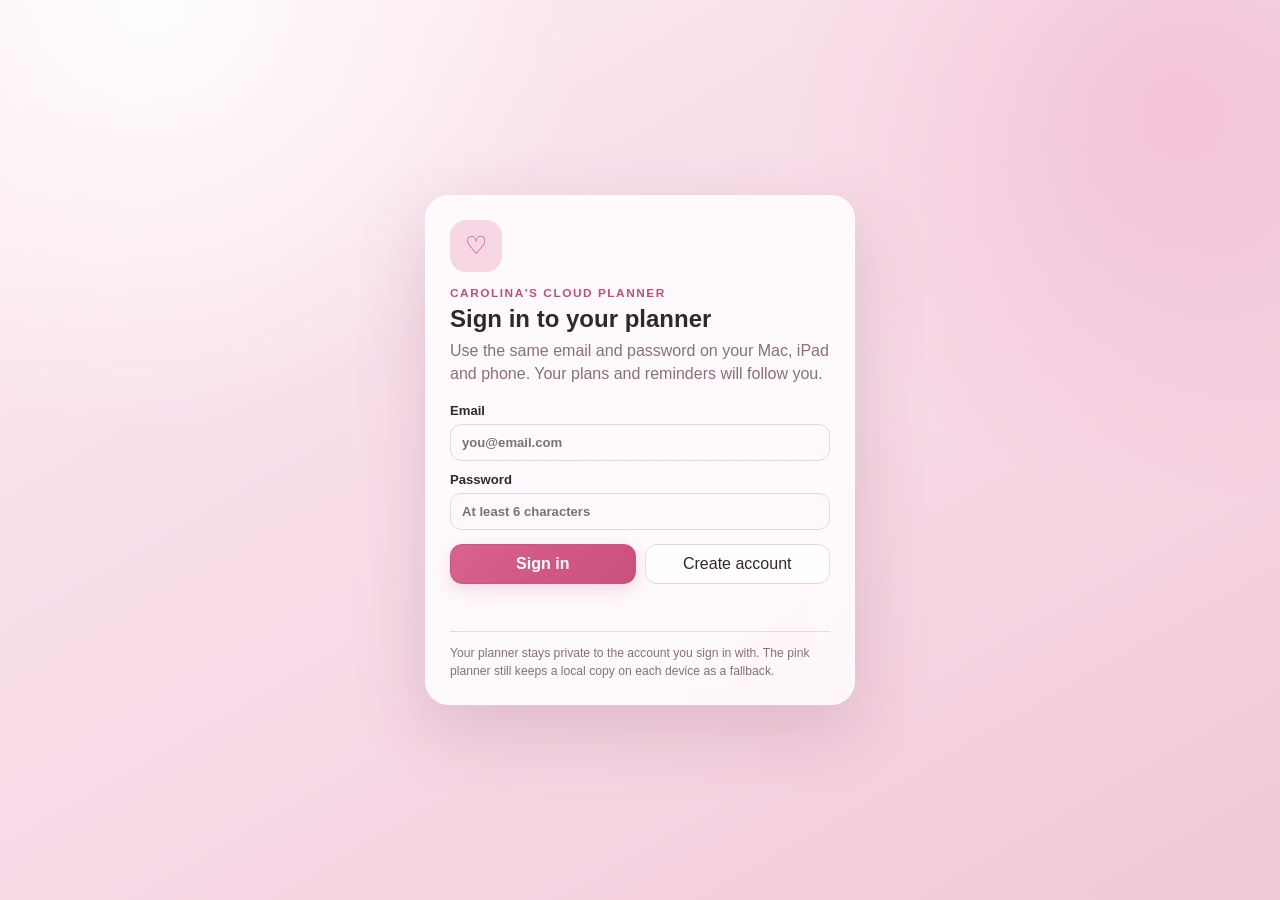
<file: index.html>
<!DOCTYPE html>
<html lang="en">
<head>
  <meta charset="UTF-8" />
  <meta name="viewport" content="width=device-width, initial-scale=1.0, viewport-fit=cover" />
  <meta name="theme-color" content="#f6d5e2" />
  <meta name="apple-mobile-web-app-capable" content="yes" />
  <meta name="apple-mobile-web-app-status-bar-style" content="default" />
  <meta name="apple-mobile-web-app-title" content="Teacher Planner" />
  <title>Carolina's Pink Teacher Planner</title>
  <style>

:root {
  --bg: #f8f6f1;
  --panel: #ffffff;
  --text: #202124;
  --muted: #747474;
  --line: #e6e1d8;
  --accent: #da6d95;
  --accent-soft: #f9e7ee;
  --blue: #dbeaf8;
  --green: #dcefd8;
  --orange: #fae1c1;
  --red: #f5d5d5;
  --red-strong: #b73535;
  --cream: #f7ead9;
  --shadow: 0 8px 24px rgba(0,0,0,.06);
}

* { box-sizing: border-box; }
html { background: var(--bg); }
body {
  margin: 0;
  color: var(--text);
  background: var(--bg);
  font-family: -apple-system, BlinkMacSystemFont, "Segoe UI", Roboto, Helvetica, Arial, sans-serif;
}

button, input, textarea, select { font: inherit; }
button { cursor: pointer; }
.hidden { display: none !important; }

.app-shell {
  width: min(1180px, 100%);
  margin: 0 auto;
  padding: 24px 20px 64px;
}

.topbar {
  display: flex;
  gap: 18px;
  justify-content: space-between;
  align-items: flex-start;
  margin-bottom: 18px;
}

h1, h2, h3, p { margin-top: 0; }
h1 { margin-bottom: 5px; font-size: clamp(1.65rem, 4vw, 2.35rem); }
h2 { margin-bottom: 4px; }
h3 { margin-bottom: 5px; }
.eyebrow {
  margin-bottom: 5px;
  font-size: .74rem;
  font-weight: 800;
  letter-spacing: .13em;
  color: var(--accent);
}
.subtitle, .muted { color: var(--muted); }

.top-actions, .dialog-actions, .backup-actions, .summary-footer {
  display: flex;
  gap: 10px;
  align-items: center;
  flex-wrap: wrap;
}

.view-tabs {
  display: flex;
  gap: 8px;
  background: var(--panel);
  padding: 6px;
  border: 1px solid var(--line);
  border-radius: 16px;
  box-shadow: var(--shadow);
  margin-bottom: 18px;
  overflow-x: auto;
}
.tab {
  border: 0;
  background: transparent;
  padding: 10px 16px;
  border-radius: 12px;
  white-space: nowrap;
}
.tab.active {
  background: var(--accent);
  color: white;
  font-weight: 700;
}

.toolbar {
  display: grid;
  grid-template-columns: auto 1fr auto;
  align-items: center;
  gap: 14px;
  margin-bottom: 14px;
}
.period-title-wrap { text-align: center; }
.period-title-wrap p { margin-bottom: 0; color: var(--muted); font-size: .9rem; }

.icon-btn, .secondary-btn, .primary-btn, .file-btn {
  border: 1px solid var(--line);
  border-radius: 12px;
  padding: 10px 14px;
  background: var(--panel);
  color: var(--text);
}
.icon-btn { min-width: 42px; }
.primary-btn {
  border-color: var(--accent);
  background: var(--accent);
  color: white;
  font-weight: 700;
}
.secondary-btn:hover, .icon-btn:hover, .file-btn:hover { background: #f2eee7; }
.danger { color: #a43f3f; }

.month-weekdays, .month-grid {
  display: grid;
  grid-template-columns: repeat(7, 1fr);
  gap: 7px;
}
.month-weekdays {
  color: var(--muted);
  font-size: .8rem;
  text-align: center;
  padding-bottom: 6px;
}
.day-cell {
  min-height: 146px;
  background: var(--panel);
  border: 1px solid var(--line);
  border-radius: 15px;
  padding: 9px;
  text-align: left;
  overflow: hidden;
}
.day-cell.outside { opacity: .38; }
.day-cell.today { outline: 2px solid var(--accent); }
.day-number {
  display: flex;
  justify-content: space-between;
  align-items: center;
  font-weight: 800;
  margin-bottom: 7px;
}
.day-count {
  color: var(--muted);
  font-size: .7rem;
  font-weight: 500;
}
.class-chip {
  display: block;
  width: 100%;
  border: 0;
  border-radius: 8px;
  margin: 4px 0;
  padding: 5px 6px;
  font-size: .74rem;
  text-align: left;
  overflow: hidden;
  white-space: nowrap;
  text-overflow: ellipsis;
}
.grade-1 { background: var(--red); }
.grade-2 { background: var(--green); }
.grade-3 { background: var(--orange); }
.grade-4 { background: var(--blue); }
.admin { background: #ece9e2; color: #6d6a63; }
.assessment-chip {
  background: #f7d1d1 !important;
  color: #8e2525 !important;
  border: 2px solid #c64040 !important;
  font-weight: 800;
}
.done-chip { opacity: .58; text-decoration: line-through; }
.reminder-chip {
  margin-top: 6px;
  background: #fff0c9;
  color: #745a19;
  font-weight: 700;
}

.week-grid {
  display: grid;
  grid-template-columns: repeat(5, minmax(0, 1fr));
  gap: 12px;
}
.week-day {
  background: var(--panel);
  border: 1px solid var(--line);
  border-radius: 16px;
  padding: 12px;
  min-height: 460px;
}
.week-day.today { outline: 2px solid var(--accent); }
.week-day-header {
  margin-bottom: 10px;
  border-bottom: 1px solid var(--line);
  padding-bottom: 10px;
}
.week-day-top {
  display: flex;
  justify-content: space-between;
  gap: 8px;
  align-items: flex-start;
}
.week-day-header strong { display: block; }
.week-day-header span { color: var(--muted); font-size: .85rem; }

.reminder-add {
  border: 1px solid #ead89d;
  background: #fff8df;
  color: #6d571a;
  border-radius: 10px;
  padding: 6px 8px;
  font-size: .72rem;
  font-weight: 700;
}
.reminder-list {
  display: grid;
  gap: 5px;
  margin-top: 8px;
}
.reminder-row {
  display: grid;
  grid-template-columns: auto 1fr auto;
  gap: 7px;
  align-items: start;
  background: #fff8df;
  border: 1px solid #eee0ad;
  border-radius: 9px;
  padding: 6px 7px;
  font-size: .75rem;
}
.reminder-row.done { opacity: .55; }
.reminder-row.done .reminder-text { text-decoration: line-through; }
.reminder-delete {
  border: 0;
  background: transparent;
  color: #9c4545;
  padding: 0;
  font-size: .8rem;
}

.week-item {
  width: 100%;
  border: 1px solid var(--line);
  border-radius: 12px;
  padding: 9px;
  margin-bottom: 8px;
  background: var(--bg);
  text-align: left;
  position: relative;
}
.week-item.test-item {
  border: 2px solid #c64040;
  background: #fff5f5;
}
.week-item .time { font-size: .75rem; color: var(--muted); margin-bottom: 3px; }
.week-item .name { font-weight: 750; }
.week-item .mini-title {
  margin-top: 5px;
  font-size: .78rem;
  color: var(--muted);
}
.test-mini-badge {
  display: inline-block;
  margin-bottom: 5px;
  border-radius: 999px;
  background: var(--red-strong);
  color: white;
  font-size: .65rem;
  padding: 3px 7px;
  font-weight: 800;
  letter-spacing: .04em;
}
.status-pill {
  display: inline-block;
  margin-top: 7px;
  padding: 3px 7px;
  border-radius: 999px;
  font-size: .68rem;
  font-weight: 700;
  background: #ece9e2;
}
.status-ready { background: #e6f3df; }
.status-done { background: #e1ebf8; }
.status-continue { background: #fff0c9; }
.status-assessment { background: #f8d7d7; }

.planning-header {
  display: flex;
  gap: 12px;
  justify-content: space-between;
  align-items: start;
  margin-bottom: 12px;
}
.progress-chip {
  background: var(--accent-soft);
  color: #8b3d5a;
  border-radius: 999px;
  padding: 7px 11px;
  white-space: nowrap;
  font-size: .8rem;
  font-weight: 700;
}
.planning-list { display: grid; gap: 10px; }
.plan-row {
  display: grid;
  grid-template-columns: 115px 1fr auto;
  gap: 12px;
  align-items: center;
  background: var(--panel);
  border: 1px solid var(--line);
  border-radius: 14px;
  padding: 11px 12px;
}
.plan-row.test-row { border: 2px solid #c64040; background: #fff8f8; }
.plan-date { color: var(--muted); font-size: .82rem; }
.plan-course { font-weight: 750; }
.plan-meta { color: var(--muted); font-size: .78rem; margin-top: 3px; }

dialog {
  width: min(760px, calc(100% - 24px));
  border: 0;
  border-radius: 20px;
  padding: 0;
  background: var(--panel);
  color: var(--text);
  box-shadow: 0 24px 80px rgba(0,0,0,.2);
}
dialog::backdrop { background: rgba(20,20,20,.42); }
.lesson-form, .backup-panel, .summary-panel, .reminder-form { padding: 20px; }
.dialog-head {
  display: flex;
  gap: 14px;
  justify-content: space-between;
  align-items: flex-start;
  margin-bottom: 18px;
}
.form-grid { display: grid; gap: 12px; }
.form-grid.two { grid-template-columns: 1fr 1fr; }
label {
  display: block;
  font-size: .82rem;
  font-weight: 700;
  margin-bottom: 12px;
}
input, textarea, select {
  width: 100%;
  margin-top: 6px;
  border: 1px solid var(--line);
  border-radius: 11px;
  padding: 10px 11px;
  background: #fffdfa;
  color: var(--text);
}
textarea { resize: vertical; }
.action-spacer { flex: 1; }
.file-btn { display: inline-flex; align-items: center; }
.file-btn input { display: none; }

.test-toggle {
  display: flex;
  gap: 10px;
  align-items: flex-start;
  border: 1px solid #efb7b7;
  background: #fff5f5;
  border-radius: 13px;
  padding: 11px;
}
.test-toggle input { width: auto; margin-top: 2px; }
.test-toggle span { display: block; }
.test-toggle small { display: block; color: #8a5b5b; margin-top: 2px; font-weight: 500; }

.summary-topline {
  display: flex;
  gap: 8px;
  align-items: center;
  flex-wrap: wrap;
}
.test-badge {
  background: var(--red-strong);
  color: white;
  padding: 4px 8px;
  border-radius: 999px;
  font-size: .68rem;
  font-weight: 800;
  letter-spacing: .04em;
}
.summary-list {
  display: grid;
  gap: 10px;
  margin-bottom: 16px;
}
.summary-item {
  border: 1px solid var(--line);
  border-radius: 12px;
  padding: 11px 12px;
  background: #fffdfa;
}
.summary-item p {
  margin: 4px 0 0;
  white-space: pre-wrap;
  line-height: 1.45;
}
.summary-label {
  color: var(--accent);
  font-weight: 800;
  font-size: .76rem;
  text-transform: uppercase;
  letter-spacing: .06em;
}

.quick-reminders {
  display: flex;
  gap: 7px;
  flex-wrap: wrap;
  margin: -2px 0 16px;
}
.quick-reminder {
  border: 1px solid #ead89d;
  background: #fff8df;
  color: #6d571a;
  border-radius: 999px;
  padding: 6px 10px;
  font-size: .75rem;
  font-weight: 700;
}

@media (max-width: 820px) {
  .app-shell { padding: 18px 12px 50px; }
  .week-grid { grid-template-columns: 1fr; }
  .week-day { min-height: unset; }
  .month-grid, .month-weekdays { gap: 4px; }
  .day-cell { min-height: 108px; padding: 6px; border-radius: 11px; }
  .class-chip { font-size: .65rem; padding: 4px; }
  .day-count { display: none; }
}

@media (max-width: 560px) {
  .topbar { flex-direction: column; }
  .top-actions { width: 100%; }
  .top-actions button { flex: 1; }
  .month-weekdays { font-size: .68rem; }
  .day-cell { min-height: 84px; }
  .class-chip { font-size: .58rem; margin: 3px 0; }
  .form-grid.two { grid-template-columns: 1fr; }
  .plan-row { grid-template-columns: 1fr auto; }
  .plan-date { grid-column: 1 / -1; }
  .dialog-actions { align-items: stretch; }
  .dialog-actions button { width: 100%; }
  .action-spacer { display: none; }
  .summary-footer { align-items: stretch; }
  .summary-footer button { width: 100%; }
}

@media (max-width: 410px) {
  .day-cell { min-height: 76px; }
  .class-chip { font-size: .54rem; padding: 3px; }
}


/* ===== CAROLINA PINK EDITION · responsive Mac / iPad / iPhone ===== */
:root {
  --bg: #fbeaf1;
  --panel: rgba(255, 255, 255, .92);
  --text: #33262c;
  --muted: #8a6e79;
  --line: #efd5df;
  --accent: #d85f8d;
  --accent-soft: #f9dce7;
  --blue: #e7eefb;
  --green: #e7f3e8;
  --orange: #fbe8d4;
  --red: #f8dfe5;
  --red-strong: #b52e4f;
  --cream: #fbf0e7;
  --shadow: 0 10px 30px rgba(120, 64, 85, .10);
}

html {
  background: #f7dbe6;
}

body {
  min-height: 100vh;
  background:
    radial-gradient(circle at 8% 0%, rgba(255,255,255,.88), transparent 30%),
    radial-gradient(circle at 94% 12%, rgba(242,184,207,.45), transparent 28%),
    linear-gradient(150deg, #fcecf3 0%, #f8dce8 52%, #f5cfde 100%);
  background-attachment: fixed;
}

.app-shell {
  padding-top: max(24px, env(safe-area-inset-top));
  padding-left: max(20px, env(safe-area-inset-left));
  padding-right: max(20px, env(safe-area-inset-right));
  padding-bottom: max(72px, env(safe-area-inset-bottom));
}

.topbar {
  padding: 18px 20px;
  border: 1px solid rgba(255,255,255,.78);
  border-radius: 22px;
  background: rgba(255,255,255,.62);
  backdrop-filter: blur(14px);
  -webkit-backdrop-filter: blur(14px);
  box-shadow: var(--shadow);
}

h1 {
  color: #3a2730;
  letter-spacing: -.02em;
}

.eyebrow {
  color: #bf4f7a;
}

.view-tabs {
  background: rgba(255,255,255,.76);
  backdrop-filter: blur(12px);
  -webkit-backdrop-filter: blur(12px);
  border-color: rgba(255,255,255,.8);
}

.tab.active,
.primary-btn {
  background: linear-gradient(135deg, #da628f, #c94f7c);
  border-color: #cf537f;
  box-shadow: 0 6px 16px rgba(201,79,124,.18);
}

.icon-btn,
.secondary-btn,
.file-btn {
  background: rgba(255,255,255,.80);
  border-color: #eed3de;
}

.icon-btn:hover,
.secondary-btn:hover,
.file-btn:hover {
  background: #fff5f8;
}

.day-cell,
.week-day,
.plan-row {
  background: rgba(255,255,255,.82);
  border-color: rgba(232,197,211,.78);
  box-shadow: 0 5px 18px rgba(124,68,90,.06);
}

.day-cell:hover,
.week-item:hover,
.plan-row:hover {
  border-color: #dc91ad;
}

.day-cell.today,
.week-day.today {
  outline: 3px solid rgba(210,83,130,.72);
  outline-offset: 1px;
}

.grade-1 { background: #f8dfe8; }
.grade-2 { background: #e7f1e8; }
.grade-3 { background: #f9ead9; }
.grade-4 { background: #e5ebfa; }

.class-chip {
  color: #4a3740;
  font-weight: 650;
}

.week-item {
  background: rgba(255,249,252,.86);
  border-color: #eed7e0;
}

.status-pill {
  color: #5f4852;
}

.progress-chip {
  background: #f7d9e5;
  color: #98425f;
}

.reminder-add,
.reminder-chip,
.reminder-row,
.quick-reminder {
  background: #fff1cb;
  border-color: #eedb9e;
}

dialog {
  background: rgba(255,255,255,.98);
  border: 1px solid #efd5df;
}

input,
textarea,
select {
  background: #fff9fb;
  border-color: #ebd2dc;
}

input:focus,
textarea:focus,
select:focus {
  outline: 3px solid rgba(216,95,141,.18);
  border-color: #d85f8d;
}

.summary-item {
  background: #fff9fb;
  border-color: #ecd6df;
}

.test-toggle,
.week-item.test-item,
.plan-row.test-row {
  background: #fff1f3;
}

.assessment-chip {
  background: #ffdfe5 !important;
  color: #922943 !important;
  border-color: #c94361 !important;
}

.test-mini-badge,
.test-badge {
  background: #b82f50;
}

@media (max-width: 820px) {
  .app-shell {
    padding-left: max(12px, env(safe-area-inset-left));
    padding-right: max(12px, env(safe-area-inset-right));
  }

  .topbar {
    padding: 15px;
    border-radius: 18px;
  }

  .view-tabs {
    position: sticky;
    top: max(8px, env(safe-area-inset-top));
    z-index: 20;
    box-shadow: 0 8px 24px rgba(122,66,88,.10);
  }

  .week-day {
    border-radius: 18px;
  }

  .week-item {
    padding: 12px;
  }
}

@media (max-width: 560px) {
  body {
    background:
      radial-gradient(circle at 20% 0%, rgba(255,255,255,.8), transparent 30%),
      linear-gradient(165deg, #fdebf2 0%, #f8dce8 100%);
  }

  .topbar {
    gap: 12px;
  }

  h1 {
    font-size: 1.85rem;
  }

  .subtitle {
    font-size: .88rem;
  }

  .view-tabs {
    border-radius: 14px;
    padding: 5px;
  }

  .tab {
    flex: 1 0 auto;
    padding: 10px 12px;
  }

  .toolbar {
    gap: 8px;
  }

  .period-title-wrap h2 {
    font-size: 1.05rem;
  }

  .period-title-wrap p {
    display: none;
  }

  .month-grid,
  .month-weekdays {
    gap: 3px;
  }

  .day-cell {
    border-radius: 10px;
    padding: 5px;
    min-height: 86px;
  }

  .day-number {
    font-size: .78rem;
    margin-bottom: 4px;
  }

  .class-chip {
    font-size: .56rem;
    border-radius: 6px;
  }

  dialog {
    width: calc(100% - 14px);
    max-height: calc(100dvh - 18px);
    overflow-y: auto;
    border-radius: 18px;
  }

  .lesson-form,
  .backup-panel,
  .summary-panel,
  .reminder-form {
    padding: 16px;
  }

  textarea {
    min-height: 86px;
  }
}


/* ===== CLOUD SYNC / AUTH ===== */
.auth-gate {
  position: fixed;
  inset: 0;
  z-index: 9999;
  display: grid;
  place-items: center;
  padding: 18px;
  background:
    radial-gradient(circle at 12% 0%, rgba(255,255,255,.92), transparent 30%),
    radial-gradient(circle at 92% 12%, rgba(240,170,198,.48), transparent 28%),
    linear-gradient(150deg, #fcecf3 0%, #f7d9e6 55%, #f2c9d9 100%);
}
.auth-card {
  width: min(430px, 100%);
  border: 1px solid rgba(255,255,255,.88);
  border-radius: 24px;
  padding: 24px;
  background: rgba(255,255,255,.84);
  backdrop-filter: blur(18px);
  -webkit-backdrop-filter: blur(18px);
  box-shadow: 0 24px 70px rgba(112,56,78,.18);
}
.auth-heart {
  width: 52px;
  height: 52px;
  display: grid;
  place-items: center;
  margin-bottom: 14px;
  border-radius: 16px;
  background: #f8d7e4;
  color: #be4f78;
  font-size: 1.55rem;
}
.auth-card h2 { margin-bottom: 6px; }
.auth-card .auth-copy { color: var(--muted); margin-bottom: 18px; line-height: 1.45; }
.auth-card label { margin-bottom: 11px; }
.auth-actions {
  display: grid;
  grid-template-columns: 1fr 1fr;
  gap: 9px;
  margin-top: 14px;
}
.auth-message {
  min-height: 20px;
  margin: 12px 0 0;
  font-size: .82rem;
  color: #9b3f60;
  line-height: 1.4;
}
.auth-note {
  margin: 15px 0 0;
  padding-top: 13px;
  border-top: 1px solid #eed6df;
  color: var(--muted);
  font-size: .76rem;
  line-height: 1.45;
}
.cloud-controls {
  display: flex;
  align-items: center;
  gap: 7px;
  flex-wrap: wrap;
}
.sync-badge {
  display: inline-flex;
  align-items: center;
  gap: 6px;
  min-height: 38px;
  padding: 8px 11px;
  border: 1px solid #efd4df;
  border-radius: 999px;
  background: rgba(255,255,255,.78);
  color: #795564;
  font-size: .76rem;
  font-weight: 700;
  white-space: nowrap;
}
.sync-dot {
  width: 8px;
  height: 8px;
  border-radius: 50%;
  background: #b9a8af;
}
.sync-badge.synced .sync-dot { background: #6faa76; }
.sync-badge.saving .sync-dot { background: #d89a52; }
.sync-badge.error .sync-dot { background: #c14d62; }
.account-menu {
  display: flex;
  align-items: center;
  gap: 8px;
}
.account-email {
  max-width: 185px;
  overflow: hidden;
  white-space: nowrap;
  text-overflow: ellipsis;
  color: var(--muted);
  font-size: .74rem;
}
.cloud-banner {
  display: none;
  margin: -5px 0 14px;
  padding: 9px 12px;
  border: 1px solid #e9cfda;
  border-radius: 12px;
  background: rgba(255,255,255,.68);
  color: #795564;
  font-size: .78rem;
}
.cloud-banner.show { display: block; }

@media (max-width: 820px) {
  .topbar { align-items: stretch; }
  .top-actions { justify-content: flex-start; }
  .cloud-controls { width: 100%; }
}
@media (max-width: 560px) {
  .auth-card { padding: 20px 16px; border-radius: 20px; }
  .auth-actions { grid-template-columns: 1fr; }
  .cloud-controls { display: grid; grid-template-columns: 1fr 1fr; }
  .sync-badge { grid-column: 1 / -1; justify-content: center; }
  .account-email { display: none; }
}

</style>
</head>
<body>

  <section id="authGate" class="auth-gate">
    <div class="auth-card">
      <div class="auth-heart">♡</div>
      <p class="eyebrow">CAROLINA'S CLOUD PLANNER</p>
      <h2>Sign in to your planner</h2>
      <p class="auth-copy">Use the same email and password on your Mac, iPad and phone. Your plans and reminders will follow you.</p>

      <label>
        Email
        <input id="authEmail" type="email" inputmode="email" autocomplete="email" placeholder="you@email.com" />
      </label>

      <label>
        Password
        <input id="authPassword" type="password" autocomplete="current-password" placeholder="At least 6 characters" />
      </label>

      <div class="auth-actions">
        <button type="button" class="primary-btn" id="signInBtn">Sign in</button>
        <button type="button" class="secondary-btn" id="signUpBtn">Create account</button>
      </div>

      <p id="authMessage" class="auth-message" aria-live="polite"></p>
      <p class="auth-note">Your planner stays private to the account you sign in with. The pink planner still keeps a local copy on each device as a fallback.</p>
    </div>
  </section>

  <div class="app-shell">
    <header class="topbar">
      <div>
        <p class="eyebrow">MY ENGLISH TEACHER PLANNER ♡</p>
        <h1>Carolina's Planner</h1>
        <p class="subtitle">Cloud sync · August–September 2026</p>
      </div>

      <div class="top-actions">
        <div class="cloud-controls">
          <span id="syncBadge" class="sync-badge">
            <span class="sync-dot"></span>
            <span id="syncText">Connecting…</span>
          </span>
          <button class="secondary-btn" id="syncNowBtn">Sync now</button>
          <button class="secondary-btn" id="todayBtn">Today</button>
          <button class="secondary-btn" id="backupBtn">Backup</button>
          <div class="account-menu">
            <span id="accountEmail" class="account-email"></span>
            <button class="secondary-btn" id="signOutBtn">Sign out</button>
          </div>
        </div>
      </div>
    </header>
    <div id="cloudBanner" class="cloud-banner" aria-live="polite"></div>

    <nav class="view-tabs" aria-label="Planner views">
      <button id="monthTab" class="tab active">Monthly</button>
      <button id="weekTab" class="tab">Weekly</button>
      <button id="planningTab" class="tab">Plan this week</button>
    </nav>

    <main>
      <section class="toolbar">
        <button id="prevBtn" class="icon-btn" aria-label="Previous">←</button>
        <div class="period-title-wrap">
          <h2 id="periodTitle">August 2026</h2>
          <p id="periodSubtitle">Tap a day to open that week.</p>
        </div>
        <button id="nextBtn" class="icon-btn" aria-label="Next">→</button>
      </section>

      <section id="monthView" class="view-section">
        <div class="month-weekdays">
          <span>Mon</span><span>Tue</span><span>Wed</span><span>Thu</span><span>Fri</span><span>Sat</span><span>Sun</span>
        </div>
        <div id="monthGrid" class="month-grid"></div>
      </section>

      <section id="weekView" class="view-section hidden">
        <div id="weekGrid" class="week-grid"></div>
      </section>

      <section id="planningView" class="view-section hidden">
        <div class="planning-header">
          <div>
            <h3>Plan this week</h3>
            <p>Complete the classes you need. Your fixed timetable is already loaded.</p>
          </div>
          <div class="progress-chip" id="weekProgress">0 / 0 ready</div>
        </div>
        <div id="planningList" class="planning-list"></div>
      </section>
    </main>
  </div>

  <!-- READ-ONLY SUMMARY -->
  <dialog id="summaryDialog">
    <div class="summary-panel">
      <div class="dialog-head">
        <div>
          <div class="summary-topline">
            <p class="eyebrow" id="summaryDate">MONDAY, 10 AUGUST 2026</p>
            <span id="summaryTestBadge" class="test-badge hidden">TEST / ASSESSMENT</span>
          </div>
          <h3 id="summaryCourse">4th Grade B</h3>
          <p id="summaryTime" class="muted">08:05–08:50 · 45 min</p>
        </div>
        <button type="button" class="icon-btn" id="closeSummaryBtn" aria-label="Close">✕</button>
      </div>

      <div class="summary-list">
        <section class="summary-item">
          <span class="summary-label">Objective</span>
          <p id="summaryObjective">—</p>
        </section>
        <section class="summary-item">
          <span class="summary-label">Inicio</span>
          <p id="summaryOpening">—</p>
        </section>
        <section class="summary-item">
          <span class="summary-label">Desarrollo</span>
          <p id="summaryDevelopment">—</p>
        </section>
        <section class="summary-item">
          <span class="summary-label">Cierre</span>
          <p id="summaryClosing">—</p>
        </section>
        <section class="summary-item hidden" id="summaryNotesWrap">
          <span class="summary-label">Notes</span>
          <p id="summaryNotes">—</p>
        </section>
      </div>

      <div class="summary-footer">
        <span id="summaryStatus" class="status-pill">Planned</span>
        <div class="action-spacer"></div>
        <button type="button" class="secondary-btn" id="summaryCloseBtn">Close</button>
        <button type="button" class="primary-btn" id="editFromSummaryBtn">Edit planning</button>
      </div>
    </div>
  </dialog>

  <!-- SIMPLIFIED PLANNING FORM -->
  <dialog id="lessonDialog">
    <form method="dialog" id="lessonForm" class="lesson-form">
      <div class="dialog-head">
        <div>
          <p class="eyebrow" id="dialogDate">MONDAY, 10 AUGUST 2026</p>
          <h3 id="dialogCourse">4th Grade B</h3>
          <p id="dialogTime" class="muted">08:05–08:50 · 45 min</p>
        </div>
        <button type="button" class="icon-btn" id="closeDialogBtn" aria-label="Close">✕</button>
      </div>

      <input type="hidden" id="lessonKey" />

      <label class="test-toggle">
        <input type="checkbox" id="testInput" />
        <span>
          <strong>This class is a test / assessment</strong>
          <small>It will appear in red in Monthly and Weekly view.</small>
        </span>
      </label>

      <label>
        Objective
        <textarea id="objectiveInput" rows="2" placeholder="Students will be able to..."></textarea>
      </label>

      <label>
        Inicio
        <textarea id="openingInput" rows="3" placeholder="Warm-up, greeting, review, activation..."></textarea>
      </label>

      <label>
        Desarrollo
        <textarea id="developmentInput" rows="5" placeholder="Main activities, Student's Book, practice, pair work..."></textarea>
      </label>

      <label>
        Cierre
        <textarea id="closingInput" rows="3" placeholder="Exit ticket, quick review, reflection..."></textarea>
      </label>

      <div class="form-grid two">
        <label>
          Status
          <select id="statusInput">
            <option value="planned">Planned</option>
            <option value="ready">Ready</option>
            <option value="done">Done</option>
            <option value="continue">Continue next class</option>
          </select>
        </label>
        <label>
          Notes (optional)
          <input id="notesInput" type="text" placeholder="Anything important to remember" />
        </label>
      </div>

      <div class="dialog-actions">
        <button type="button" class="secondary-btn" id="copyPrevBtn">Copy previous lesson</button>
        <div class="action-spacer"></div>
        <button type="button" class="secondary-btn danger" id="clearBtn">Clear</button>
        <button type="submit" class="primary-btn" id="saveBtn">Save planning</button>
      </div>
    </form>
  </dialog>

  <!-- DAY REMINDERS -->
  <dialog id="reminderDialog">
    <form method="dialog" id="reminderForm" class="reminder-form">
      <div class="dialog-head">
        <div>
          <p class="eyebrow">DAY REMINDER</p>
          <h3 id="reminderDateTitle">Monday, 10 August</h3>
          <p class="muted">Emails, materials, calls, paperwork, anything you cannot forget.</p>
        </div>
        <button type="button" class="icon-btn" id="closeReminderBtn">✕</button>
      </div>

      <input type="hidden" id="reminderDateKey" />

      <label>
        Reminder
        <input id="reminderTextInput" type="text" placeholder="Send email to 2nd Grade parents" />
      </label>

      <div class="quick-reminders">
        <button type="button" class="quick-reminder" data-prefix="✉️ Send email: ">✉️ Email</button>
        <button type="button" class="quick-reminder" data-prefix="🖨️ Print: ">🖨️ Print</button>
        <button type="button" class="quick-reminder" data-prefix="📎 Bring: ">📎 Materials</button>
      </div>

      <div class="dialog-actions">
        <div class="action-spacer"></div>
        <button type="button" class="secondary-btn" id="cancelReminderBtn">Cancel</button>
        <button type="submit" class="primary-btn">Add reminder</button>
      </div>
    </form>
  </dialog>

  <!-- BACKUP -->
  <dialog id="backupDialog">
    <div class="backup-panel">
      <div class="dialog-head">
        <div>
          <p class="eyebrow">BACKUP & TRANSFER</p>
          <h3>Move your planner between devices</h3>
        </div>
        <button type="button" class="icon-btn" id="closeBackupBtn">✕</button>
      </div>
      <p class="muted">
        Your planner now syncs through your signed-in cloud account. Export / Import is still available as an extra personal backup.
      </p>
      <div class="backup-actions">
        <button id="exportBtn" class="primary-btn">Export planner backup</button>
        <label class="file-btn">
          Import planner backup
          <input type="file" id="importInput" accept="application/json" />
        </label>
      </div>
    </div>
  </dialog>

  <script>

const MONTHS = ["January","February","March","April","May","June","July","August","September","October","November","December"];
const DAY_NAMES = ["Monday","Tuesday","Wednesday","Thursday","Friday","Saturday","Sunday"];

const schedule = {
  1: [
    {start:"08:05", end:"08:50", course:"4th Grade B", type:"class"},
    {start:"09:05", end:"10:35", course:"Collaboration", type:"admin"},
    {start:"10:45", end:"12:15", course:"2nd Grade B", type:"class"},
    {start:"12:45", end:"13:30", course:"Collaboration", type:"admin"},
    {start:"13:30", end:"15:00", course:"1st Grade B", type:"class"},
    {start:"15:00", end:"15:40", course:"Lunch", type:"admin"},
  ],
  2: [
    {start:"08:05", end:"08:50", course:"4th Grade B", type:"class"},
    {start:"09:05", end:"10:35", course:"2nd Grade B", type:"class"},
    {start:"10:45", end:"12:15", course:"4th Grade A", type:"class"},
    {start:"12:45", end:"14:15", course:"1st Grade A", type:"class"},
    {start:"14:15", end:"15:00", course:"Lunch", type:"admin"},
  ],
  3: [
    {start:"08:05", end:"08:50", course:"1st Grade A", type:"class"},
    {start:"09:05", end:"10:35", course:"3rd Grade B", type:"class"},
    {start:"10:45", end:"12:15", course:"2nd Grade A", type:"class"},
    {start:"12:45", end:"14:15", course:"3rd Grade A", type:"class"},
    {start:"14:15", end:"15:00", course:"1st Grade B", type:"class"},
    {start:"15:00", end:"15:40", course:"Lunch", type:"admin"},
  ],
  4: [
    {start:"08:05", end:"08:50", course:"1st Grade A", type:"class"},
    {start:"09:05", end:"10:35", course:"4th Grade A", type:"class"},
    {start:"10:45", end:"12:15", course:"3rd Grade A", type:"class"},
    {start:"12:45", end:"14:15", course:"3rd Grade B", type:"class"},
    {start:"14:15", end:"15:00", course:"Lunch", type:"admin"},
  ],
  5: [
    {start:"08:05", end:"08:50", course:"1st Grade B", type:"class"},
    {start:"09:05", end:"10:35", course:"Collaboration", type:"admin"},
    {start:"10:45", end:"12:15", course:"4th Grade B", type:"class"},
    {start:"12:45", end:"14:15", course:"2nd Grade A", type:"class"},
    {start:"14:15", end:"15:00", course:"English Dept. Meeting", type:"admin"},
    {start:"15:00", end:"15:40", course:"Lunch", type:"admin"},
  ]
};

const blockedDates = {
  "2026-08-13": "School Anniversary · No regular classes",
  "2026-08-14": "School Anniversary · No regular classes"
};


const STORAGE_KEY = "carolina-teacher-planner-v1";
const REMINDER_KEY = "carolina-teacher-planner-reminders-v1";
const LOCAL_UPDATED_KEY = "carolina-teacher-planner-local-updated-v1";

const SUPABASE_URL = "https://kbapczvrqyuadenzcmte.supabase.co";
const SUPABASE_PUBLISHABLE_KEY = "sb_publishable_XJCjtOCNwh0x1xvl-QxdMw_jFux2J05";
const dbClient = window.supabase.createClient(SUPABASE_URL, SUPABASE_PUBLISHABLE_KEY, {
  auth: {
    persistSession: true,
    autoRefreshToken: true,
    detectSessionInUrl: true
  }
});

let currentUser = null;
let cloudSaveTimer = null;
let cloudSaveInFlight = false;
let cloudSaveQueued = false;
let lastKnownCloudUpdatedAt = null;

let plannerData = JSON.parse(localStorage.getItem(STORAGE_KEY) || "{}");
let remindersData = JSON.parse(localStorage.getItem(REMINDER_KEY) || "{}");

let currentView = "month";
let shownMonth = 7;
let shownYear = 2026;
let selectedWeekStart = mondayOf(new Date(2026, 7, 10));
let currentSummaryContext = null;

const $ = (id) => document.getElementById(id);
const monthView = $("monthView");
const weekView = $("weekView");
const planningView = $("planningView");
const lessonDialog = $("lessonDialog");
const summaryDialog = $("summaryDialog");
const reminderDialog = $("reminderDialog");
const backupDialog = $("backupDialog");

function pad(n){ return String(n).padStart(2,"0"); }
function dateKey(d){ return `${d.getFullYear()}-${pad(d.getMonth()+1)}-${pad(d.getDate())}`; }
function mondayOf(d){
  const x = new Date(d);
  const day = x.getDay() === 0 ? 7 : x.getDay();
  x.setDate(x.getDate() - (day - 1));
  x.setHours(12,0,0,0);
  return x;
}
function addDays(d,n){ const x = new Date(d); x.setDate(x.getDate()+n); return x; }
function humanDate(d){
  return d.toLocaleDateString("en-GB",{weekday:"long",day:"numeric",month:"long",year:"numeric"});
}
function gradeClass(course){
  if(course.startsWith("1st")) return "grade-1";
  if(course.startsWith("2nd")) return "grade-2";
  if(course.startsWith("3rd")) return "grade-3";
  if(course.startsWith("4th")) return "grade-4";
  return "admin";
}
function itemKey(d,item){ return `${dateKey(d)}|${item.start}|${item.course}`; }
function markLocalUpdated(){
  localStorage.setItem(LOCAL_UPDATED_KEY, new Date().toISOString());
}
function saveData(){
  localStorage.setItem(STORAGE_KEY, JSON.stringify(plannerData));
  markLocalUpdated();
  scheduleCloudSave();
}
function saveReminders(){
  localStorage.setItem(REMINDER_KEY, JSON.stringify(remindersData));
  markLocalUpdated();
  scheduleCloudSave();
}

function setSyncState(state, text){
  const badge = $("syncBadge");
  if(!badge) return;
  badge.classList.remove("synced","saving","error");
  if(state) badge.classList.add(state);
  $("syncText").textContent = text;
}
function showCloudBanner(text){
  const banner = $("cloudBanner");
  if(!banner) return;
  banner.textContent = text;
  banner.classList.add("show");
  window.clearTimeout(showCloudBanner._timer);
  showCloudBanner._timer = window.setTimeout(()=>banner.classList.remove("show"), 3500);
}
function hasAnyLocalContent(){
  return Object.keys(plannerData || {}).length > 0 || Object.keys(remindersData || {}).length > 0;
}
function localUpdatedMillis(){
  const value = localStorage.getItem(LOCAL_UPDATED_KEY);
  const ms = value ? Date.parse(value) : 0;
  return Number.isFinite(ms) ? ms : 0;
}
function cloudUpdatedMillis(value){
  const ms = value ? Date.parse(value) : 0;
  return Number.isFinite(ms) ? ms : 0;
}
function scheduleCloudSave(){
  if(!currentUser) return;
  window.clearTimeout(cloudSaveTimer);
  setSyncState("saving","Saving…");
  cloudSaveTimer = window.setTimeout(()=>performCloudSave(), 650);
}
async function performCloudSave(){
  if(!currentUser) return;
  if(cloudSaveInFlight){
    cloudSaveQueued = true;
    return;
  }
  cloudSaveInFlight = true;
  setSyncState("saving","Saving…");

  const updatedAt = localStorage.getItem(LOCAL_UPDATED_KEY) || new Date().toISOString();
  const payload = {
    user_id: currentUser.id,
    planner_data: plannerData || {},
    reminders_data: remindersData || {},
    updated_at: updatedAt
  };

  const { error } = await dbClient
    .from("teacher_planner_state")
    .upsert(payload, { onConflict: "user_id" });

  cloudSaveInFlight = false;

  if(error){
    console.error("Cloud save error:", error);
    setSyncState("error","Saved locally");
    showCloudBanner("Cloud sync is unavailable right now. Your changes are still saved on this device.");
  }else{
    lastKnownCloudUpdatedAt = updatedAt;
    setSyncState("synced","Synced");
  }

  if(cloudSaveQueued){
    cloudSaveQueued = false;
    performCloudSave();
  }
}
async function loadCloudState({force=false} = {}){
  if(!currentUser) return;
  setSyncState("saving","Syncing…");

  const { data, error } = await dbClient
    .from("teacher_planner_state")
    .select("planner_data, reminders_data, updated_at")
    .eq("user_id", currentUser.id)
    .maybeSingle();

  if(error){
    console.error("Cloud load error:", error);
    setSyncState("error","Saved locally");
    showCloudBanner("Could not reach the cloud. The planner is using the copy saved on this device.");
    render();
    return;
  }

  if(!data){
    // First login for this account: migrate any existing local planner into the cloud.
    markLocalUpdated();
    await performCloudSave();
    showCloudBanner(hasAnyLocalContent() ? "Your existing planner was moved to the cloud." : "Cloud planner created.");
    render();
    return;
  }

  const cloudMs = cloudUpdatedMillis(data.updated_at);
  const localMs = localUpdatedMillis();

  if(!force && localMs > cloudMs && hasAnyLocalContent()){
    // This device has newer offline/local edits. Push them instead of overwriting.
    await performCloudSave();
    showCloudBanner("This device had newer changes, so they were synced to the cloud.");
    render();
    return;
  }

  plannerData = data.planner_data || {};
  remindersData = data.reminders_data || {};
  localStorage.setItem(STORAGE_KEY, JSON.stringify(plannerData));
  localStorage.setItem(REMINDER_KEY, JSON.stringify(remindersData));
  localStorage.setItem(LOCAL_UPDATED_KEY, data.updated_at || new Date().toISOString());
  lastKnownCloudUpdatedAt = data.updated_at || null;
  setSyncState("synced","Synced");
  render();
}

function normalizeLesson(raw={}){
  // Keeps compatibility with the first pilot if the user already typed something.
  return {
    objective: raw.objective || "",
    opening: raw.opening || "",
    development: raw.development || raw.sequence || "",
    closing: raw.closing || "",
    status: raw.status === "assessment" ? "planned" : (raw.status || "planned"),
    isTest: Boolean(raw.isTest || raw.status === "assessment"),
    notes: raw.notes || "",
    updatedAt: raw.updatedAt || ""
  };
}

function lessonData(d,item){ return normalizeLesson(plannerData[itemKey(d,item)] || {}); }
function hasPlanning(d,item){
  const data=lessonData(d,item);
  return Boolean(data.objective || data.opening || data.development || data.closing || data.notes || data.isTest || data.status !== "planned");
}
function isToday(d){
  const now = new Date();
  return d.toDateString() === now.toDateString();
}
function durationLabel(start,end){
  const [sh,sm]=start.split(":").map(Number);
  const [eh,em]=end.split(":").map(Number);
  return `${(eh*60+em)-(sh*60+sm)} min`;
}
function getDaySchedule(d){
  const key = dateKey(d);
  if(blockedDates[key]){
    return [{start:"",end:"",course:blockedDates[key],type:"admin",blocked:true}];
  }
  const jsDay = d.getDay();
  if(jsDay === 0 || jsDay === 6) return [];
  return schedule[jsDay] || [];
}
function dayReminders(d){ return remindersData[dateKey(d)] || []; }
function activeReminderCount(d){ return dayReminders(d).filter(r=>!r.done).length; }

function setView(view){
  currentView = view;
  monthView.classList.toggle("hidden", view !== "month");
  weekView.classList.toggle("hidden", view !== "week");
  planningView.classList.toggle("hidden", view !== "planning");

  $("monthTab").classList.toggle("active", view==="month");
  $("weekTab").classList.toggle("active", view==="week");
  $("planningTab").classList.toggle("active", view==="planning");

  render();
}

function render(){
  if(currentView==="month") renderMonth();
  if(currentView==="week") renderWeek();
  if(currentView==="planning") renderPlanning();
}

function renderMonth(){
  $("periodTitle").textContent = `${MONTHS[shownMonth]} ${shownYear}`;
  $("periodSubtitle").textContent = "Tap a day to open that week.";
  const grid = $("monthGrid");
  grid.innerHTML = "";

  const first = new Date(shownYear, shownMonth, 1, 12);
  const firstDay = first.getDay() === 0 ? 7 : first.getDay();
  const start = addDays(first, -(firstDay-1));

  for(let i=0;i<42;i++){
    const d = addDays(start,i);
    const cell = document.createElement("button");
    cell.type = "button";
    cell.className = "day-cell";
    if(d.getMonth()!==shownMonth) cell.classList.add("outside");
    if(isToday(d)) cell.classList.add("today");

    const items = getDaySchedule(d).filter(x=>x.type==="class" || x.blocked);
    const plannedCount = items.filter(item => !item.blocked && hasPlanning(d,item)).length;

    const header = document.createElement("div");
    header.className = "day-number";
    header.innerHTML = `<span>${d.getDate()}</span><span class="day-count">${plannedCount ? plannedCount+" planned" : ""}</span>`;
    cell.appendChild(header);

    items.slice(0,5).forEach(item=>{
      const chip = document.createElement("span");
      chip.className = `class-chip ${gradeClass(item.course)}`;
      if(item.blocked){
        chip.textContent = "🎉 Anniversary";
      } else {
        const data = lessonData(d,item);
        if(data.isTest) chip.classList.add("assessment-chip");
        if(data.status==="done") chip.classList.add("done-chip");
        const short = item.course.replace("Grade","G");
        chip.textContent = data.isTest ? `🔴 TEST · ${short}` : short;
      }
      cell.appendChild(chip);
    });

    const reminderCount=activeReminderCount(d);
    if(reminderCount){
      const rem=document.createElement("span");
      rem.className="class-chip reminder-chip";
      rem.textContent=`🔔 ${reminderCount} reminder${reminderCount>1?"s":""}`;
      cell.appendChild(rem);
    }

    cell.addEventListener("click",()=>{
      selectedWeekStart = mondayOf(d);
      setView("week");
    });
    grid.appendChild(cell);
  }
}

function weekLabel(start){
  const end=addDays(start,4);
  if(start.getMonth()===end.getMonth()){
    return `${start.getDate()}–${end.getDate()} ${MONTHS[end.getMonth()]} ${end.getFullYear()}`;
  }
  return `${start.getDate()} ${MONTHS[start.getMonth()]} – ${end.getDate()} ${MONTHS[end.getMonth()]} ${end.getFullYear()}`;
}

function renderReminderList(container,d){
  const reminders=dayReminders(d);
  if(!reminders.length) return;

  const list=document.createElement("div");
  list.className="reminder-list";

  reminders.forEach((r,idx)=>{
    const row=document.createElement("div");
    row.className="reminder-row"+(r.done?" done":"");

    const cb=document.createElement("input");
    cb.type="checkbox";
    cb.checked=Boolean(r.done);
    cb.addEventListener("change",()=>{
      remindersData[dateKey(d)][idx].done=cb.checked;
      saveReminders();
      render();
    });

    const text=document.createElement("div");
    text.className="reminder-text";
    text.textContent=r.text;

    const del=document.createElement("button");
    del.type="button";
    del.className="reminder-delete";
    del.textContent="✕";
    del.setAttribute("aria-label","Delete reminder");
    del.addEventListener("click",()=>{
      remindersData[dateKey(d)].splice(idx,1);
      if(!remindersData[dateKey(d)].length) delete remindersData[dateKey(d)];
      saveReminders();
      render();
    });

    row.append(cb,text,del);
    list.appendChild(row);
  });

  container.appendChild(list);
}

function renderWeek(){
  $("periodTitle").textContent = `Week · ${weekLabel(selectedWeekStart)}`;
  $("periodSubtitle").textContent = "Tap a class to see its plan. Add reminders at the top of each day.";
  const grid=$("weekGrid");
  grid.innerHTML="";

  for(let i=0;i<5;i++){
    const d=addDays(selectedWeekStart,i);
    const col=document.createElement("article");
    col.className="week-day";
    if(isToday(d)) col.classList.add("today");

    const head=document.createElement("div");
    head.className="week-day-header";

    const top=document.createElement("div");
    top.className="week-day-top";
    top.innerHTML=`<div><strong>${DAY_NAMES[i]}</strong><span>${d.getDate()} ${MONTHS[d.getMonth()]}</span></div>`;

    const reminderBtn=document.createElement("button");
    reminderBtn.type="button";
    reminderBtn.className="reminder-add";
    reminderBtn.textContent="+ Reminder";
    reminderBtn.addEventListener("click",()=>openReminder(d));
    top.appendChild(reminderBtn);

    head.appendChild(top);
    renderReminderList(head,d);
    col.appendChild(head);

    const items=getDaySchedule(d);
    if(!items.length){
      col.innerHTML += `<p class="muted">No classes.</p>`;
    }

    items.forEach(item=>{
      const btn=document.createElement("button");
      btn.type="button";
      btn.className="week-item";
      const data=item.blocked?{}:lessonData(d,item);

      if(data.isTest) btn.classList.add("test-item");

      btn.innerHTML = `
        ${data.isTest ? `<span class="test-mini-badge">TEST / ASSESSMENT</span>` : ""}
        <div class="time">${item.start ? item.start+"–"+item.end : "All day"}</div>
        <div class="name">${item.course}</div>
        ${item.type==="class" ? `<div class="mini-title">${hasPlanning(d,item) ? "Planning saved · tap to view" : "Tap to add planning"}</div>` : ""}
        ${item.type==="class" ? `<span class="status-pill status-${data.status || "planned"}">${statusLabel(data.status || "planned")}</span>` : ""}
      `;

      if(item.type==="class" && !item.blocked){
        btn.addEventListener("click",()=>{
          if(hasPlanning(d,item)) openSummary(d,item);
          else openLesson(d,item);
        });
      } else {
        btn.disabled = true;
      }
      col.appendChild(btn);
    });

    grid.appendChild(col);
  }
}

function statusLabel(status){
  return {
    planned:"Planned",
    ready:"Ready",
    done:"Done",
    continue:"Continue"
  }[status] || "Planned";
}

function renderPlanning(){
  $("periodTitle").textContent = `Plan · ${weekLabel(selectedWeekStart)}`;
  $("periodSubtitle").textContent = "Your fixed timetable is already here.";
  const list=$("planningList");
  list.innerHTML="";
  let total=0, ready=0;

  for(let i=0;i<5;i++){
    const d=addDays(selectedWeekStart,i);
    getDaySchedule(d).filter(x=>x.type==="class" && !x.blocked).forEach(item=>{
      total++;
      const data=lessonData(d,item);
      if(["ready","done"].includes(data.status)) ready++;

      const row=document.createElement("div");
      row.className="plan-row";
      if(data.isTest) row.classList.add("test-row");
      row.innerHTML=`
        <div class="plan-date">${DAY_NAMES[i]}<br>${d.getDate()} ${MONTHS[d.getMonth()]}</div>
        <div>
          ${data.isTest ? `<span class="test-mini-badge">TEST / ASSESSMENT</span>` : ""}
          <div class="plan-course">${item.course}</div>
          <div class="plan-meta">${item.start}–${item.end} · ${durationLabel(item.start,item.end)} · ${statusLabel(data.status)}</div>
        </div>
        <button class="${hasPlanning(d,item) ? "secondary-btn" : "primary-btn"}">${hasPlanning(d,item) ? "View" : "Add planning"}</button>
      `;
      row.querySelector("button").addEventListener("click",()=>{
        if(hasPlanning(d,item)) openSummary(d,item);
        else openLesson(d,item);
      });
      list.appendChild(row);
    });
  }
  $("weekProgress").textContent=`${ready} / ${total} ready`;
}

function openSummary(d,item){
  const data=lessonData(d,item);
  currentSummaryContext={d:new Date(d),item};

  $("summaryDate").textContent=humanDate(d).toUpperCase();
  $("summaryCourse").textContent=item.course;
  $("summaryTime").textContent=`${item.start}–${item.end} · ${durationLabel(item.start,item.end)}`;
  $("summaryObjective").textContent=data.objective || "—";
  $("summaryOpening").textContent=data.opening || "—";
  $("summaryDevelopment").textContent=data.development || "—";
  $("summaryClosing").textContent=data.closing || "—";
  $("summaryStatus").textContent=statusLabel(data.status);
  $("summaryStatus").className=`status-pill status-${data.status}`;
  $("summaryTestBadge").classList.toggle("hidden",!data.isTest);

  const notesWrap=$("summaryNotesWrap");
  notesWrap.classList.toggle("hidden",!data.notes);
  $("summaryNotes").textContent=data.notes || "—";

  summaryDialog.showModal();
}

function openLesson(d,item){
  const key=itemKey(d,item);
  const data=lessonData(d,item);

  $("lessonKey").value=key;
  $("dialogDate").textContent=humanDate(d).toUpperCase();
  $("dialogCourse").textContent=item.course;
  $("dialogTime").textContent=`${item.start}–${item.end} · ${durationLabel(item.start,item.end)}`;

  $("testInput").checked=Boolean(data.isTest);
  $("objectiveInput").value=data.objective || "";
  $("openingInput").value=data.opening || "";
  $("developmentInput").value=data.development || "";
  $("closingInput").value=data.closing || "";
  $("statusInput").value=data.status || "planned";
  $("notesInput").value=data.notes || "";

  lessonDialog.showModal();
}

$("lessonForm").addEventListener("submit",(e)=>{
  e.preventDefault();
  const key=$("lessonKey").value;
  plannerData[key]={
    objective:$("objectiveInput").value.trim(),
    opening:$("openingInput").value.trim(),
    development:$("developmentInput").value.trim(),
    closing:$("closingInput").value.trim(),
    status:$("statusInput").value,
    isTest:$("testInput").checked,
    notes:$("notesInput").value.trim(),
    updatedAt:new Date().toISOString()
  };
  saveData();
  lessonDialog.close();
  render();
});

$("clearBtn").addEventListener("click",()=>{
  const key=$("lessonKey").value;
  if(confirm("Clear this lesson planning?")){
    delete plannerData[key];
    saveData();
    lessonDialog.close();
    render();
  }
});

$("copyPrevBtn").addEventListener("click",()=>{
  const key=$("lessonKey").value;
  const [dateStr,,course] = key.split("|");
  const currentDate = new Date(`${dateStr}T12:00:00`);
  let found=null;

  for(let i=1;i<=30;i++){
    const d=addDays(currentDate,-i);
    const items=getDaySchedule(d).filter(x=>x.course===course && x.type==="class");
    if(items.length){
      const candidate=plannerData[itemKey(d,items[0])];
      if(candidate){ found=normalizeLesson(candidate); break; }
    }
  }

  if(!found){
    alert("No previous saved lesson was found for this course.");
    return;
  }

  $("testInput").checked=false;
  $("objectiveInput").value=found.objective || "";
  $("openingInput").value=found.opening || "";
  $("developmentInput").value=found.development || "";
  $("closingInput").value=found.closing || "";
  $("notesInput").value=found.notes || "";
  $("statusInput").value="planned";
});

$("editFromSummaryBtn").addEventListener("click",()=>{
  if(!currentSummaryContext) return;
  const {d,item}=currentSummaryContext;
  summaryDialog.close();
  openLesson(d,item);
});

$("closeSummaryBtn").addEventListener("click",()=>summaryDialog.close());
$("summaryCloseBtn").addEventListener("click",()=>summaryDialog.close());
$("closeDialogBtn").addEventListener("click",()=>lessonDialog.close());

function openReminder(d){
  $("reminderDateKey").value=dateKey(d);
  $("reminderDateTitle").textContent=d.toLocaleDateString("en-GB",{weekday:"long",day:"numeric",month:"long"});
  $("reminderTextInput").value="";
  reminderDialog.showModal();
  setTimeout(()=>$("reminderTextInput").focus(),50);
}

$("reminderForm").addEventListener("submit",(e)=>{
  e.preventDefault();
  const key=$("reminderDateKey").value;
  const text=$("reminderTextInput").value.trim();
  if(!text) return;
  remindersData[key] = remindersData[key] || [];
  remindersData[key].push({text,done:false,createdAt:new Date().toISOString()});
  saveReminders();
  reminderDialog.close();
  render();
});

document.querySelectorAll(".quick-reminder").forEach(btn=>{
  btn.addEventListener("click",()=>{
    $("reminderTextInput").value=btn.dataset.prefix;
    $("reminderTextInput").focus();
  });
});
$("closeReminderBtn").addEventListener("click",()=>reminderDialog.close());
$("cancelReminderBtn").addEventListener("click",()=>reminderDialog.close());


async function handleSignedIn(user){
  currentUser = user;
  $("authGate").classList.add("hidden");
  $("accountEmail").textContent = user.email || "Signed in";
  setSyncState("saving","Syncing…");
  await loadCloudState();
}
async function handleSignedOut(){
  currentUser = null;
  $("accountEmail").textContent = "";
  setSyncState("","Not signed in");
  $("authGate").classList.remove("hidden");
}
async function initializeCloudAuth(){
  if(!window.supabase){
    $("authMessage").textContent = "Could not load the cloud library. Check your internet connection and reload.";
    return;
  }

  const { data: { session }, error } = await dbClient.auth.getSession();
  if(error){
    console.error(error);
    $("authMessage").textContent = error.message;
  }
  if(session?.user){
    await handleSignedIn(session.user);
  }else{
    await handleSignedOut();
  }

  dbClient.auth.onAuthStateChange((event, session)=>{
    if(event === "SIGNED_OUT"){
      handleSignedOut();
    }else if(session?.user && session.user.id !== currentUser?.id){
      handleSignedIn(session.user);
    }
  });
}

async function signIn(){
  const email = $("authEmail").value.trim();
  const password = $("authPassword").value;
  if(!email || !password){
    $("authMessage").textContent = "Enter your email and password.";
    return;
  }
  $("authMessage").textContent = "Signing in…";
  const { data, error } = await dbClient.auth.signInWithPassword({ email, password });
  if(error){
    $("authMessage").textContent = error.message;
    return;
  }
  $("authMessage").textContent = "";
  if(data.user) await handleSignedIn(data.user);
}

async function signUp(){
  const email = $("authEmail").value.trim();
  const password = $("authPassword").value;
  if(!email || password.length < 6){
    $("authMessage").textContent = "Use a valid email and a password with at least 6 characters.";
    return;
  }
  $("authMessage").textContent = "Creating your account…";
  const redirectTo = window.location.origin + window.location.pathname;
  const { data, error } = await dbClient.auth.signUp({
    email,
    password,
    options: { emailRedirectTo: redirectTo }
  });
  if(error){
    $("authMessage").textContent = error.message;
    return;
  }
  if(data.session?.user){
    $("authMessage").textContent = "";
    await handleSignedIn(data.session.user);
  }else{
    $("authMessage").textContent = "Account created. Check your email to confirm it, then come back and sign in.";
  }
}

$("signInBtn").addEventListener("click", signIn);
$("signUpBtn").addEventListener("click", signUp);
$("authPassword").addEventListener("keydown",(e)=>{ if(e.key==="Enter") signIn(); });
$("signOutBtn").addEventListener("click", async()=>{
  setSyncState("saving","Signing out…");
  await dbClient.auth.signOut();
});
$("syncNowBtn").addEventListener("click", async()=>{
  if(!currentUser) return;
  await loadCloudState({force:true});
  showCloudBanner("Planner refreshed from the cloud.");
});

window.addEventListener("focus",()=>{
  if(currentUser) loadCloudState();
});
document.addEventListener("visibilitychange",()=>{
  if(document.visibilityState === "visible" && currentUser) loadCloudState();
});

$("monthTab").addEventListener("click",()=>setView("month"));
$("weekTab").addEventListener("click",()=>setView("week"));
$("planningTab").addEventListener("click",()=>setView("planning"));

$("prevBtn").addEventListener("click",()=>{
  if(currentView==="month"){
    shownMonth = shownMonth===7 ? 8 : 7;
  }else{
    selectedWeekStart=addDays(selectedWeekStart,-7);
  }
  render();
});
$("nextBtn").addEventListener("click",()=>{
  if(currentView==="month"){
    shownMonth = shownMonth===7 ? 8 : 7;
  }else{
    selectedWeekStart=addDays(selectedWeekStart,7);
  }
  render();
});

$("todayBtn").addEventListener("click",()=>{
  const today=new Date();
  const pilotToday = (today.getFullYear()===2026 && [7,8].includes(today.getMonth())) ? today : new Date(2026,7,10,12);
  shownYear=pilotToday.getFullYear();
  shownMonth=pilotToday.getMonth();
  selectedWeekStart=mondayOf(pilotToday);
  setView("week");
});

$("backupBtn").addEventListener("click",()=>backupDialog.showModal());
$("closeBackupBtn").addEventListener("click",()=>backupDialog.close());

$("exportBtn").addEventListener("click",()=>{
  const payload={
    app:"Carolina Teacher Planner",
    version:2,
    exportedAt:new Date().toISOString(),
    data:plannerData,
    reminders:remindersData
  };
  const blob=new Blob([JSON.stringify(payload,null,2)],{type:"application/json"});
  const url=URL.createObjectURL(blob);
  const a=document.createElement("a");
  a.href=url;
  a.download=`teacher-planner-backup-${new Date().toISOString().slice(0,10)}.json`;
  a.click();
  URL.revokeObjectURL(url);
});

$("importInput").addEventListener("change",async(e)=>{
  const file=e.target.files?.[0];
  if(!file) return;
  try{
    const parsed=JSON.parse(await file.text());
    plannerData=parsed.data || {};
    remindersData=parsed.reminders || {};
    saveData();
    saveReminders();
    backupDialog.close();
    render();
    alert("Planner backup imported successfully.");
  }catch(err){
    alert("That file does not look like a valid planner backup.");
  }
  e.target.value="";
});

setView("month");
initializeCloudAuth();

</script>
</body>
</html>
</file>
